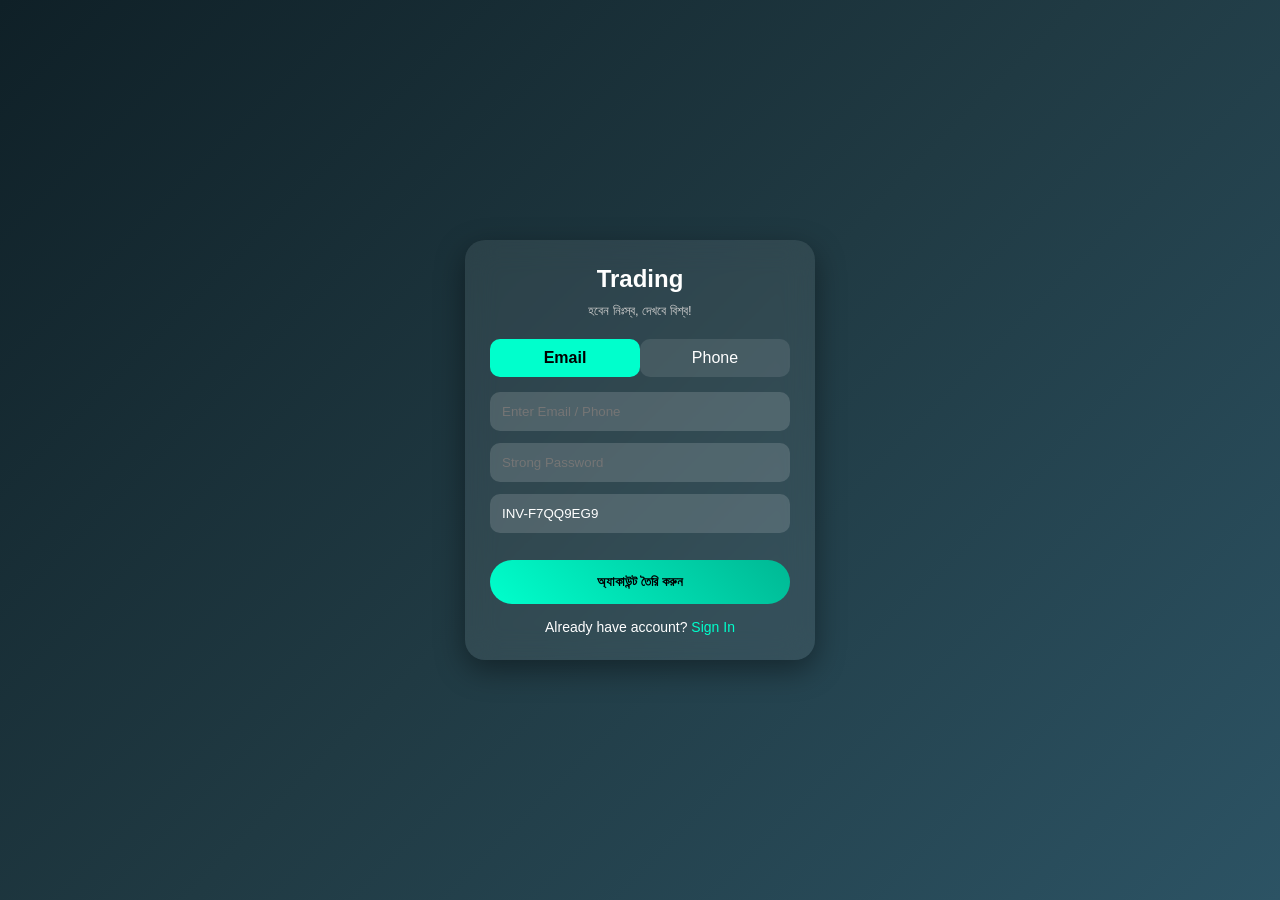
<file: index.html>
<!DOCTYPE html>
<html lang="en">
<head>
<meta charset="UTF-8">
<meta name="viewport" content="width=device-width, initial-scale=1.0">
<title>Trading App</title>

<style>
* {
    margin: 0;
    padding: 0;
    box-sizing: border-box;
    font-family: "Segoe UI", sans-serif;
}

body {
    background: linear-gradient(135deg, #0f2027, #203a43, #2c5364);
    height: 100vh;
    display: flex;
    justify-content: center;
    align-items: center;
}

/* Card */
.container {
    width: 350px;
    padding: 25px;
    border-radius: 20px;
    backdrop-filter: blur(15px);
    background: rgba(255,255,255,0.08);
    box-shadow: 0 10px 30px rgba(0,0,0,0.4);
    color: white;
}

/* Title */
.title {
    text-align: center;
    margin-bottom: 10px;
}

.subtitle {
    text-align: center;
    font-size: 13px;
    margin-bottom: 20px;
    color: #ccc;
}

/* Tabs */
.tabs {
    display: flex;
    margin-bottom: 15px;
}

.tab {
    flex: 1;
    padding: 10px;
    text-align: center;
    cursor: pointer;
    border-radius: 10px;
    background: rgba(255,255,255,0.1);
}

.tab.active {
    background: #00ffcc;
    color: black;
    font-weight: bold;
}

/* Inputs */
.input-group {
    margin: 12px 0;
}

input {
    width: 100%;
    padding: 12px;
    border-radius: 10px;
    border: none;
    outline: none;
    background: rgba(255,255,255,0.15);
    color: white;
}

/* Button */
.btn {
    width: 100%;
    padding: 14px;
    border: none;
    border-radius: 30px;
    background: linear-gradient(45deg,#00ffcc,#00b894);
    color: black;
    font-weight: bold;
    margin-top: 15px;
    cursor: pointer;
    transition: 0.3s;
}

.btn:hover {
    transform: scale(1.05);
}

/* Link */
.link {
    text-align: center;
    margin-top: 15px;
    font-size: 14px;
}

.link a {
    color: #00ffcc;
    text-decoration: none;
}

/* Error */
.error {
    color: #ff6b6b;
    font-size: 12px;
}
</style>
</head>

<body>

<div class="container">

    <h2 class="title">Trading</h2>
    <p class="subtitle">হবেন নিঃস্ব, দেখবে বিশ্ব!</p>

    <div class="tabs">
        <div class="tab active" onclick="switchMode('email')">Email</div>
        <div class="tab" onclick="switchMode('phone')">Phone</div>
    </div>

    <!-- REGISTER -->
    <div id="register">

        <div class="input-group">
            <input type="text" id="regEmail" placeholder="Enter Email / Phone">
            <div id="emailError" class="error"></div>
        </div>

        <div class="input-group">
            <input type="password" id="regPass" placeholder="Strong Password">
            <div id="passError" class="error"></div>
        </div>

        <div class="input-group">
            <input type="text" id="invite" readonly>
        </div>

        <button class="btn" onclick="register()">অ্যাকাউন্ট তৈরি করুন</button>

        <div class="link">
            Already have account?
            <a href="#" onclick="showLogin()">Sign In</a>
        </div>

    </div>

    <!-- LOGIN -->
    <div id="login" style="display:none;">

        <div class="input-group">
            <input type="text" id="loginEmail" placeholder="Email / Phone">
        </div>

        <div class="input-group">
            <input type="password" id="loginPass" placeholder="Password">
        </div>

        <button class="btn" onclick="login()">Sign In</button>

        <div class="link">
            No account?
            <a href="#" onclick="showRegister()">Create Account</a>
        </div>

    </div>

</div>

<script>

/* Random Invitation Code */
function generateCode() {
    return Math.random().toString(36).substring(2,10).toUpperCase();
}
document.getElementById("invite").value = "INV-" + generateCode();

/* Switch Tabs */
function switchMode(type) {
    document.querySelectorAll(".tab").forEach(t => t.classList.remove("active"));
    event.target.classList.add("active");
}

/* Show Login/Register */
function showLogin() {
    document.getElementById("register").style.display = "none";
    document.getElementById("login").style.display = "block";
}
function showRegister() {
    document.getElementById("register").style.display = "block";
    document.getElementById("login").style.display = "none";
}

/* Email Validation */
function validateEmail(email) {
    return /^[^\s@]+@[^\s@]+\.[^\s@]+$/.test(email);
}

/* Strong Password */
function validatePassword(pass) {
    return /^(?=.*[A-Z])(?=.*\d)(?=.*[@$!%*?&]).{8,}$/.test(pass);
}

/* Register */
function register() {
    let email = document.getElementById("regEmail").value;
    let pass = document.getElementById("regPass").value;

    let emailError = document.getElementById("emailError");
    let passError = document.getElementById("passError");

    emailError.innerText = "";
    passError.innerText = "";

    if (!validateEmail(email)) {
        emailError.innerText = "Invalid email format!";
        return;
    }

    if (!validatePassword(pass)) {
        passError.innerText = "Password must be strong (A-Z, number, symbol)";
        return;
    }

    localStorage.setItem("user", JSON.stringify({email, pass}));

    alert("Account Created Successfully!");
}

/* Login */
function login() {
    let email = document.getElementById("loginEmail").value;
    let pass = document.getElementById("loginPass").value;

    let user = JSON.parse(localStorage.getItem("user"));

    if (!user) {
        alert("No account found!");
        return;
    }

    if (user.email === email && user.pass === pass) {
        alert("Login Success 🎉");
    } else {
        alert("Wrong credentials!");
    }
}

</script>

</body>
</html>
</file>
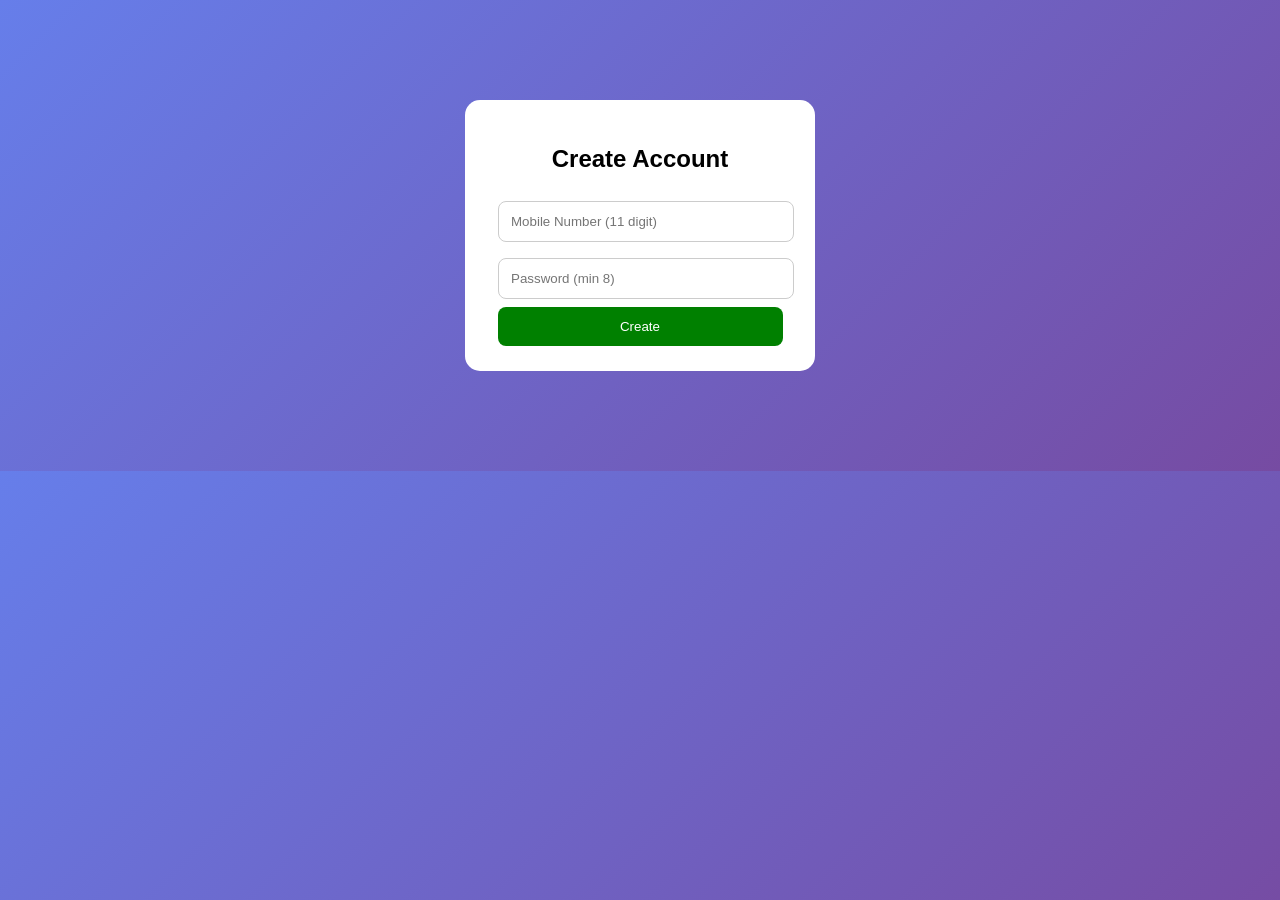
<file: create.html>
<!DOCTYPE html>
<html>
<head>
<title>Create Account</title>

<style>
body {
  background: linear-gradient(135deg, #667eea, #764ba2);
  font-family: Arial;
}

.box {
  width: 300px;
  margin: 100px auto;
  background: white;
  padding: 25px;
  text-align: center;
  border-radius: 15px;
}

input {
  width: 90%;
  padding: 12px;
  margin: 8px;
  border-radius: 8px;
  border: 1px solid #ccc;
}

button {
  width: 95%;
  padding: 12px;
  background: green;
  color: white;
  border: none;
  border-radius: 8px;
}
</style>

</head>

<body>

<div class="box">
<h2>Create Account</h2>

<input type="text" id="number" placeholder="Mobile Number (11 digit)">
<input type="password" id="password" placeholder="Password (min 8)">

<button onclick="register()">Create</button>
</div>

<script>
function register() {
  var number = document.getElementById("number").value;
  var pass = document.getElementById("password").value;

  if(number.length != 11) {
    alert("Number must be 11 digit");
    return;
  }

  if(pass.length < 8) {
    alert("Password must be at least 8 characters");
    return;
  }

  localStorage.setItem("number", number);
  localStorage.setItem("password", pass);

  alert("Account created সফল!");

  window.location.href = "index.html";
}
</script>
<script>
function register(){

  var number = document.querySelector('input[type="text"]').value;
  var pass = document.querySelector('input[type="password"]').value;

  if(number.length != 11){
    alert("Number must be 11 digit");
    return;
  }

  if(pass.length < 8){
    alert("Password must be 8+");
    return;
  }

  localStorage.setItem("user_number", number);
  localStorage.setItem("user_pass", pass);

  alert("Account Created!");
  window.location.href = "index.html";
}
</script>
</body>
</html>
</file>
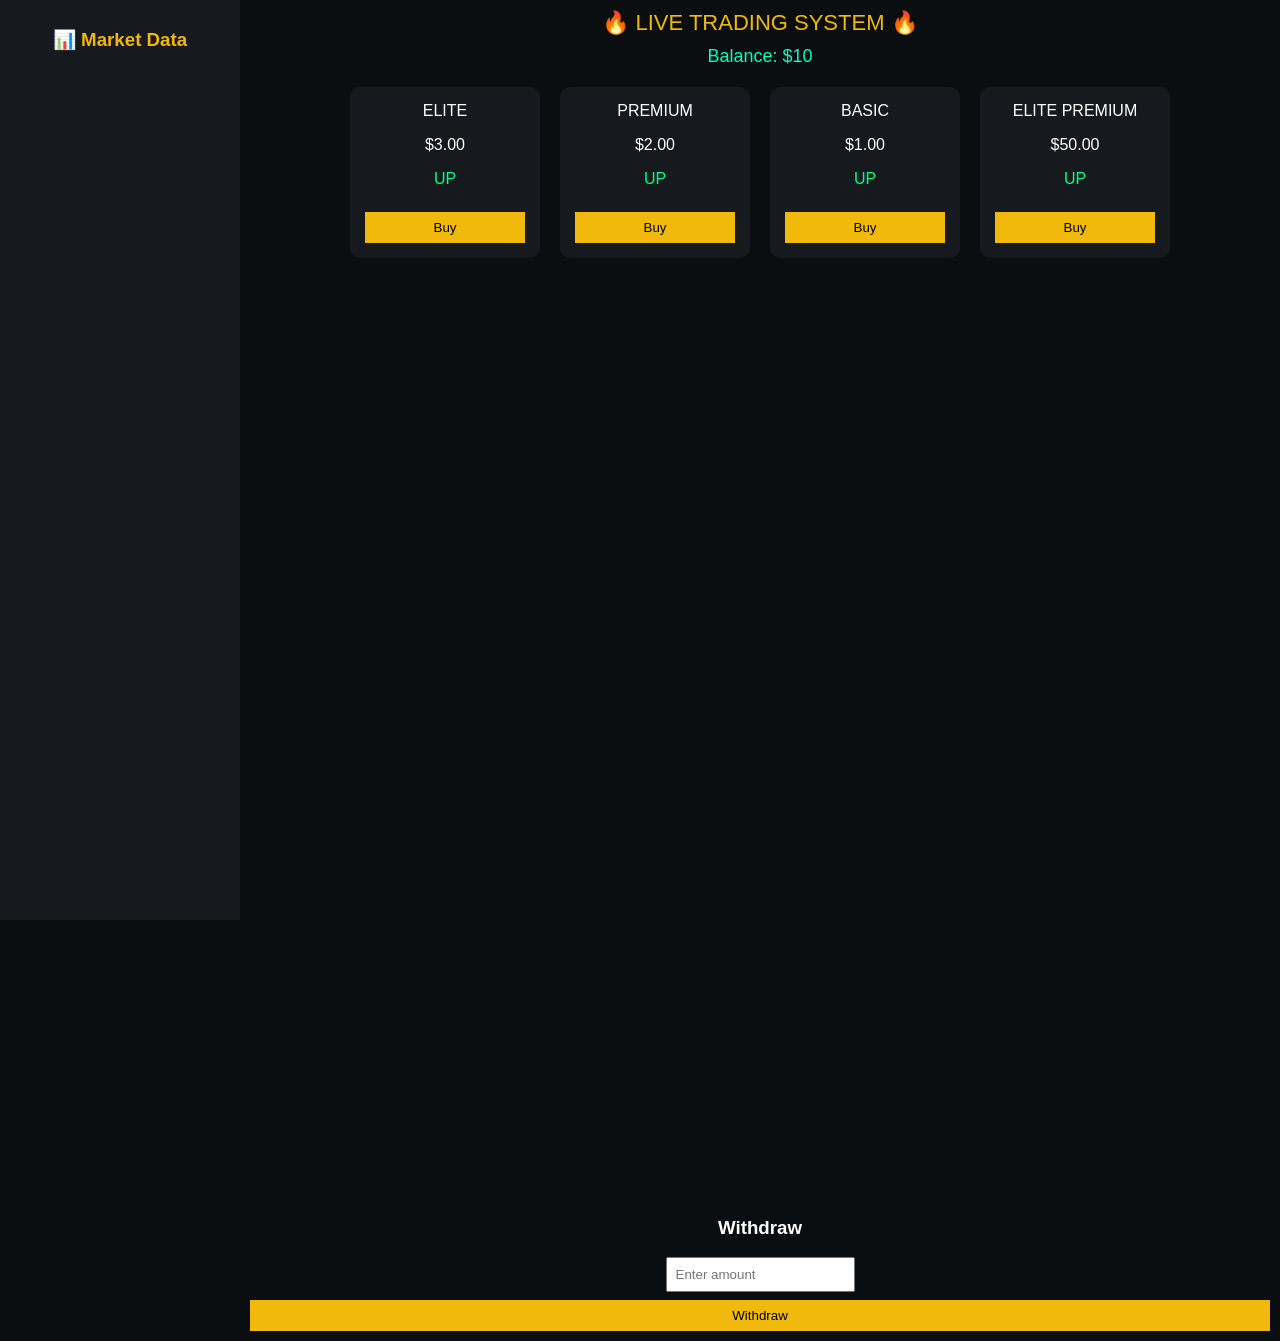
<file: dashboard.html>
<!DOCTYPE html>
<html>
<head>
<title>Ultra Trading Pro</title>

<script src="https://s3.tradingview.com/tv.js"></script>

<style>
body {
  margin: 0;
  font-family: Arial;
  background: #0b0e11;
  color: white;
  display: flex;
}

/* SIDEBAR */
.sidebar {
  width: 220px;
  background: #161a1e;
  padding: 10px;
  height: 100vh;
  overflow-y: scroll;
}

.sidebar h3 {
  color: #f0b90b;
  text-align: center;
}

.company {
  font-size: 12px;
  margin: 4px 0;
}

.green { color: #00ff88; }
.red { color: red; }

/* MAIN */
.main {
  flex: 1;
  padding: 10px;
}

/* HEADER */
.header {
  text-align: center;
  color: #f0b90b;
  font-size: 22px;
}

/* BALANCE */
.balance {
  text-align: center;
  margin: 10px;
  font-size: 18px;
  color: #00ffc3;
}

/* CARDS */
.cards {
  display: flex;
  justify-content: center;
  flex-wrap: wrap;
}

.card {
  background: #161a1e;
  margin: 10px;
  padding: 15px;
  width: 160px;
  text-align: center;
  border-radius: 10px;
}

button {
  margin-top: 8px;
  padding: 8px;
  width: 100%;
  background: #f0b90b;
  border: none;
}

/* CHART */
#chart {
  height: 500px;
  margin-top: 10px;
}

/* ORDERBOOK */
.orderbook {
  display: flex;
}

.buy, .sell {
  width: 50%;
  height: 400px;
  overflow-y: scroll;
  padding: 10px;
}

.buy p { color: #00ff88; }
.sell p { color: red; }

/* WITHDRAW */
.withdraw {
  text-align: center;
  margin-top: 10px;
}

.withdraw input {
  padding: 8px;
}
</style>

</head>

<body>

<!-- SIDEBAR -->
<div class="sidebar">
<h3>📊 Market Data</h3>
<div id="companies"></div>
</div>

<!-- MAIN -->
<div class="main">

<div class="header">🔥 LIVE TRADING SYSTEM 🔥</div>

<div class="balance" id="bal">Balance: $10</div>

<div class="cards">

<div class="card">
ELITE
<p id="p1">$3.00</p>
<p id="s1" class="green">UP</p>
<button onclick="pay(3)">Buy</button>
</div>

<div class="card">
PREMIUM
<p id="p2">$2.00</p>
<p id="s2" class="green">UP</p>
<button onclick="pay(2)">Buy</button>
</div>

<div class="card">
BASIC
<p id="p3">$1.00</p>
<p id="s3" class="green">UP</p>
<button onclick="pay(1)">Buy</button>
</div>

<div class="card">
ELITE PREMIUM
<p id="p4">$50.00</p>
<p id="s4" class="green">UP</p>
<button onclick="pay(50)">Buy</button>
</div>

</div>

<!-- CHART -->
<div id="chart"></div>

<!-- ORDER BOOK -->
<div class="orderbook">
<div class="buy" id="buy"></div>
<div class="sell" id="sell"></div>
</div>

<!-- WITHDRAW -->
<div class="withdraw">
<h3>Withdraw</h3>
<input id="amount" placeholder="Enter amount">
<button onclick="withdraw()">Withdraw</button>
</div>

</div>

<script>

/* BALANCE SYSTEM */
var balance = localStorage.getItem("balance") || 10;

function updateBalance(){
  document.getElementById("bal").innerText = "Balance: $" + balance;
}
updateBalance();

/* BUY SYSTEM */
function pay(price){

  if(balance >= price){
    balance -= price;
    localStorage.setItem("balance", balance);
    updateBalance();
    alert("Purchased Successfully!");
  } else {
    alert("Not enough balance");
  }

}

/* WITHDRAW SYSTEM */
function withdraw(){

  var amount = document.getElementById("amount").value;

  if(amount <= 0){
    alert("Invalid amount");
    return;
  }

  if(amount > balance){
    alert("Not enough balance");
    return;
  }

  balance -= amount;
  localStorage.setItem("balance", balance);
  updateBalance();

  alert("Withdraw request sent!");
}

/* TRADING VIEW */
new TradingView.widget({
  "width": "100%",
  "height": 500,
  "symbol": "BINANCE:BTCUSDT",
  "interval": "1",
  "theme": "dark",
  "style": "1",
  "container_id": "chart"
});

/* PRICE SYSTEM */
var prices = [3,2,1,50];
var min = [2.90,1.95,1.00,48];
var max = [3.22,2.12,1.32,57];

function updatePrices(){
  for(let i=0;i<prices.length;i++){

    let change = (Math.random()*0.15 - 0.10);
    prices[i] += change;

    if(prices[i] < min[i]) prices[i] = min[i];
    if(prices[i] > max[i]) prices[i] = max[i];

    document.getElementById("p"+(i+1)).innerText =
      "$" + prices[i].toFixed(2);

    let s = document.getElementById("s"+(i+1));

    if(change > 0){
      s.innerText = "▲ UP";
      s.className = "green";
    } else {
      s.innerText = "▼ DOWN";
      s.className = "red";
    }
  }
}

/* MARKET LIST */
function updateCompanies(){
  let names = ["Binance","Bybit","KuCoin","OKX","Gate","Bitget","Huobi","Coinbase","Kraken","Bitfinex","MEXC","Deribit"];
  let html = "";

  for(let i=0;i<120;i++){
    let name = names[i % names.length];
    let up = Math.random()>0.5;
    let val = (Math.random()*10).toFixed(2);

    html += "<div class='company "+(up?"green":"red")+"'>"
    + name + " : " + (up?"+":"-") + val + "%</div>";
  }

  document.getElementById("companies").innerHTML = html;
}

/* ORDER BOOK */
function updateOrderBook(){
  let buyHTML = "<h4>BUY</h4>";
  let sellHTML = "<h4>SELL</h4>";

  for(let i=0;i<45;i++){
    buyHTML += "<p>$"+(Math.random()*5).toFixed(2)+"</p>";
    sellHTML += "<p>$"+(Math.random()*5).toFixed(2)+"</p>";
  }

  document.getElementById("buy").innerHTML = buyHTML;
  document.getElementById("sell").innerHTML = sellHTML;
}

/* LOOP */
setInterval(function(){
  updatePrices();
  updateCompanies();
  updateOrderBook();
},1000);

</script>

</body>
</html>
</file>
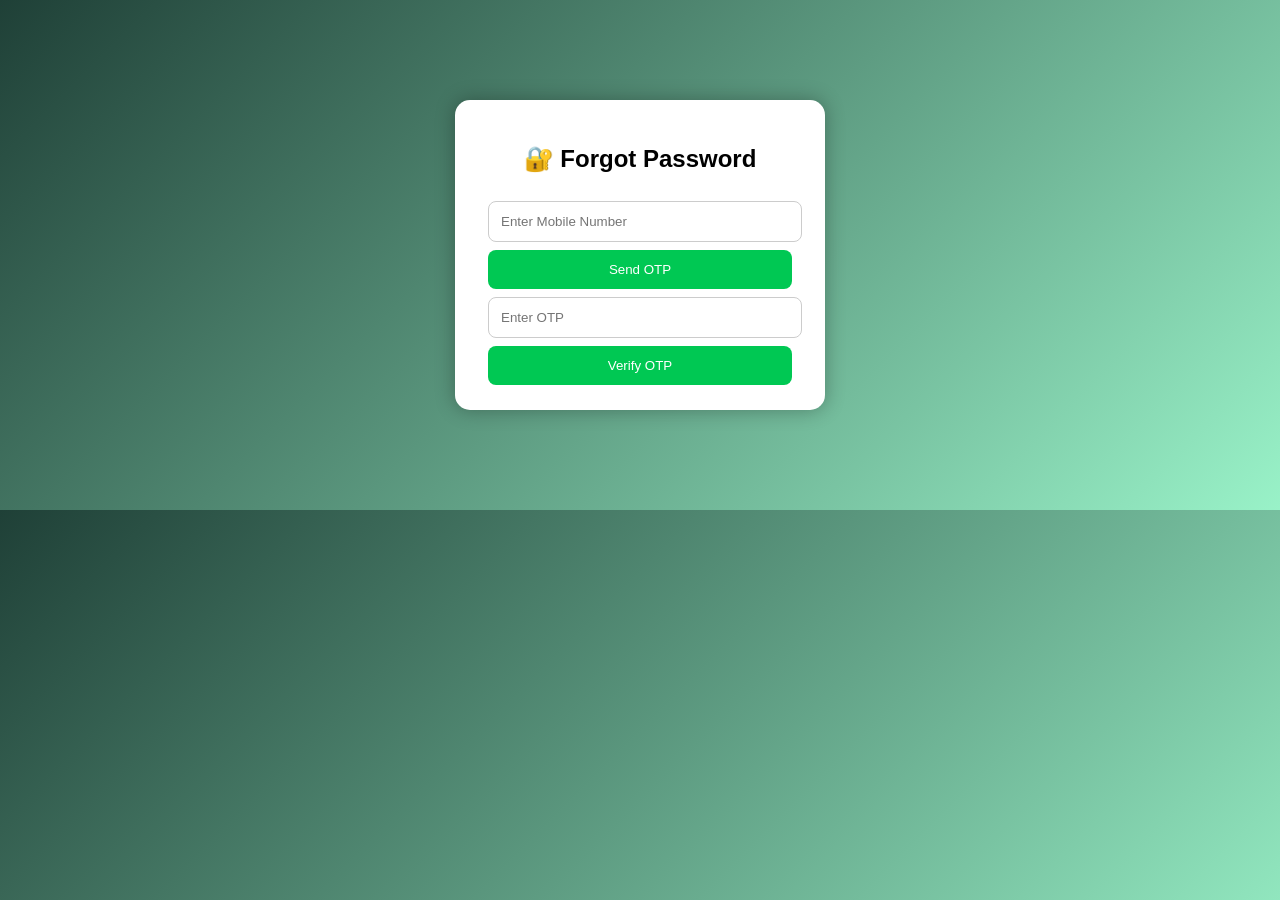
<file: otp.html>
<!DOCTYPE html>
<html>
<head>
<title>OTP Verification</title>

<style>
body {
  font-family: Arial;
  text-align: center;
  background: linear-gradient(135deg, #1f4037, #99f2c8);
}

.box {
  background: white;
  padding: 25px;
  margin: 100px auto;
  width: 320px;
  border-radius: 15px;
  box-shadow: 0 0 20px rgba(0,0,0,0.3);
}

input {
  width: 90%;
  padding: 12px;
  margin: 8px;
  border-radius: 8px;
  border: 1px solid #ccc;
}

button {
  width: 95%;
  padding: 12px;
  background: #00c853;
  color: white;
  border: none;
  border-radius: 8px;
  cursor: pointer;
}

button:hover {
  background: #00a844;
}
</style>

</head>

<body>

<div class="box">

<h2>🔐 Forgot Password</h2>

<input type="text" id="number" placeholder="Enter Mobile Number"><br>

<button onclick="sendOTP()">Send OTP</button>

<input type="text" id="otp" placeholder="Enter OTP"><br>

<button onclick="verifyOTP()">Verify OTP</button>

</div>

<script>

function sendOTP() {
  var number = document.getElementById("number").value;

  if(number.length != 11){
    alert("Enter valid 11 digit number!");
    return;
  }

  // random OTP
  var otp = Math.floor(1000 + Math.random() * 9000);

  // save OTP + number
  localStorage.setItem("otp", otp);
  localStorage.setItem("otpNumber", number);

  alert("OTP sent successfully!\n(DEV MODE OTP: " + otp + ")");
}

function verifyOTP() {
  var userOTP = document.getElementById("otp").value;

  var realOTP = localStorage.getItem("otp");

  if(userOTP == realOTP){
    alert("✅ Verified! Reset Password Now");

    window.location.href = "reset.html";
  } else {
    alert("❌ Wrong OTP");
  }
}

</script>

</body>
</html>
</file>
